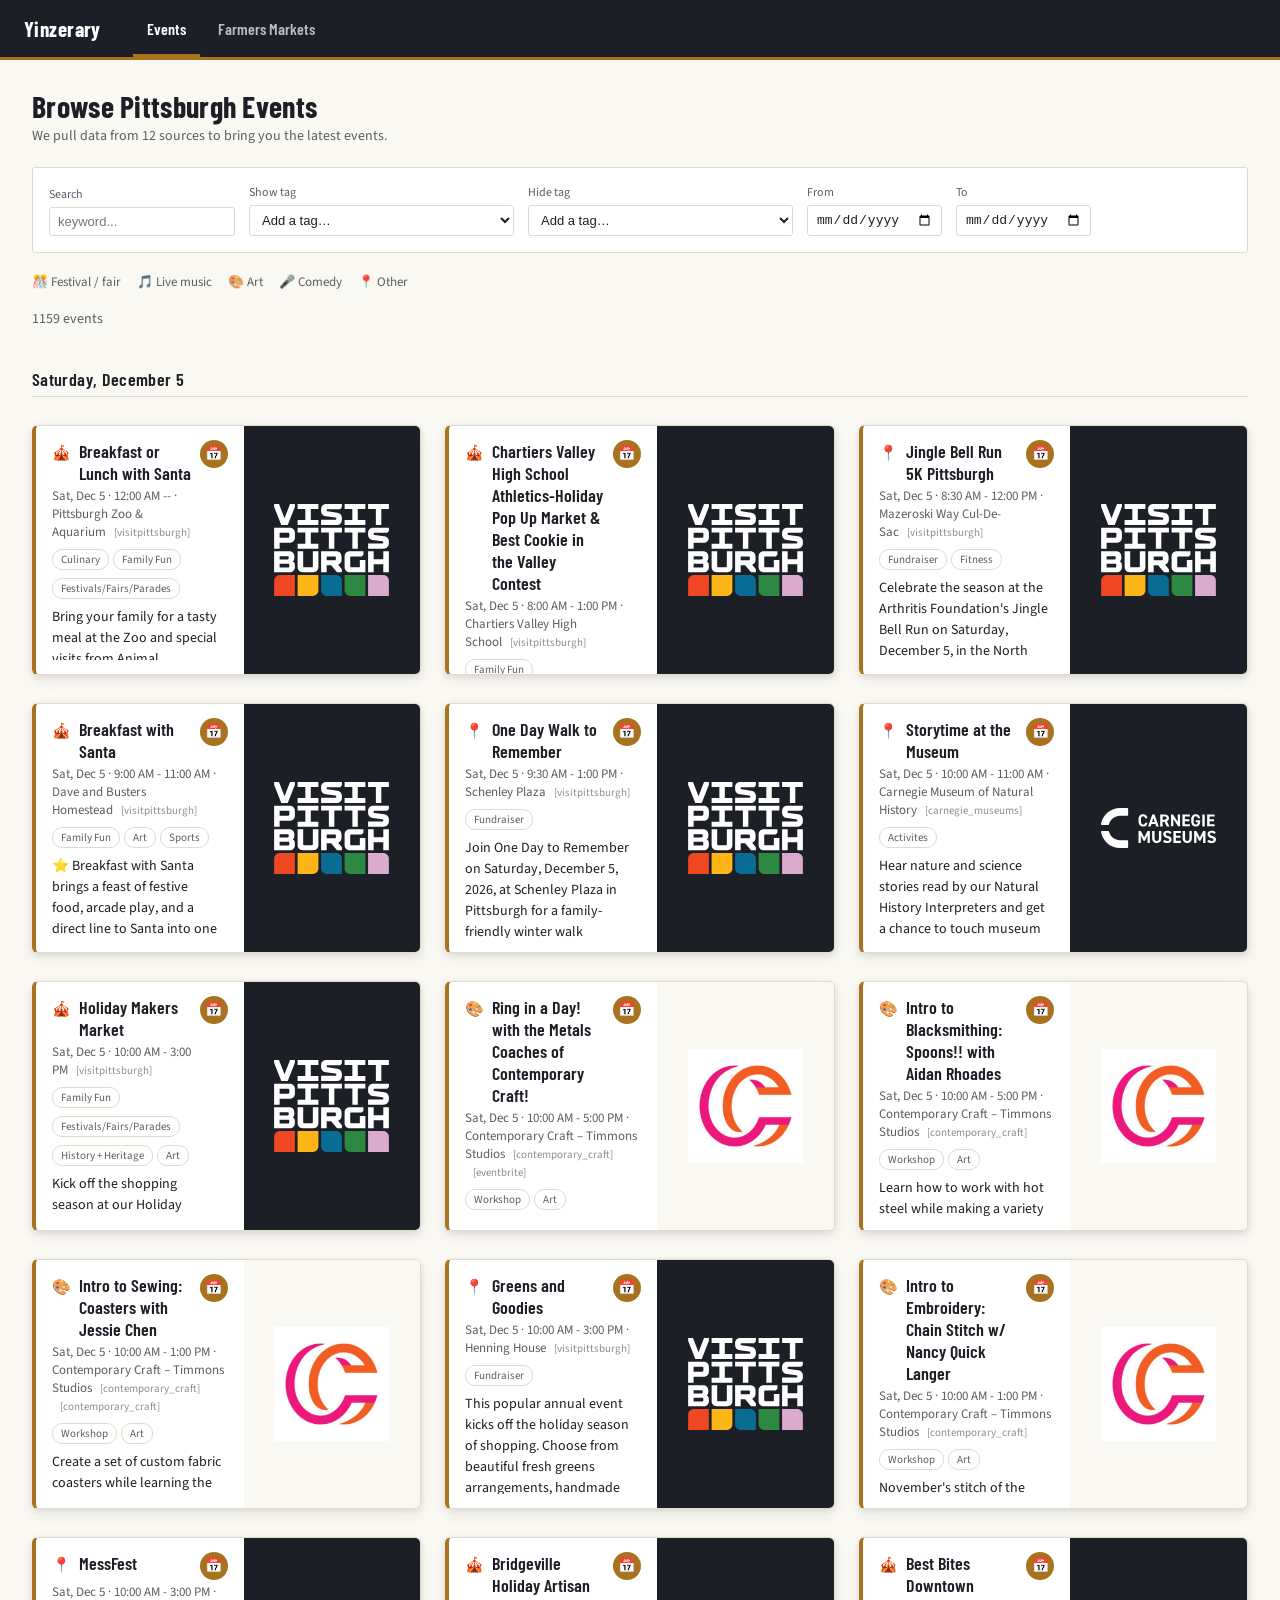
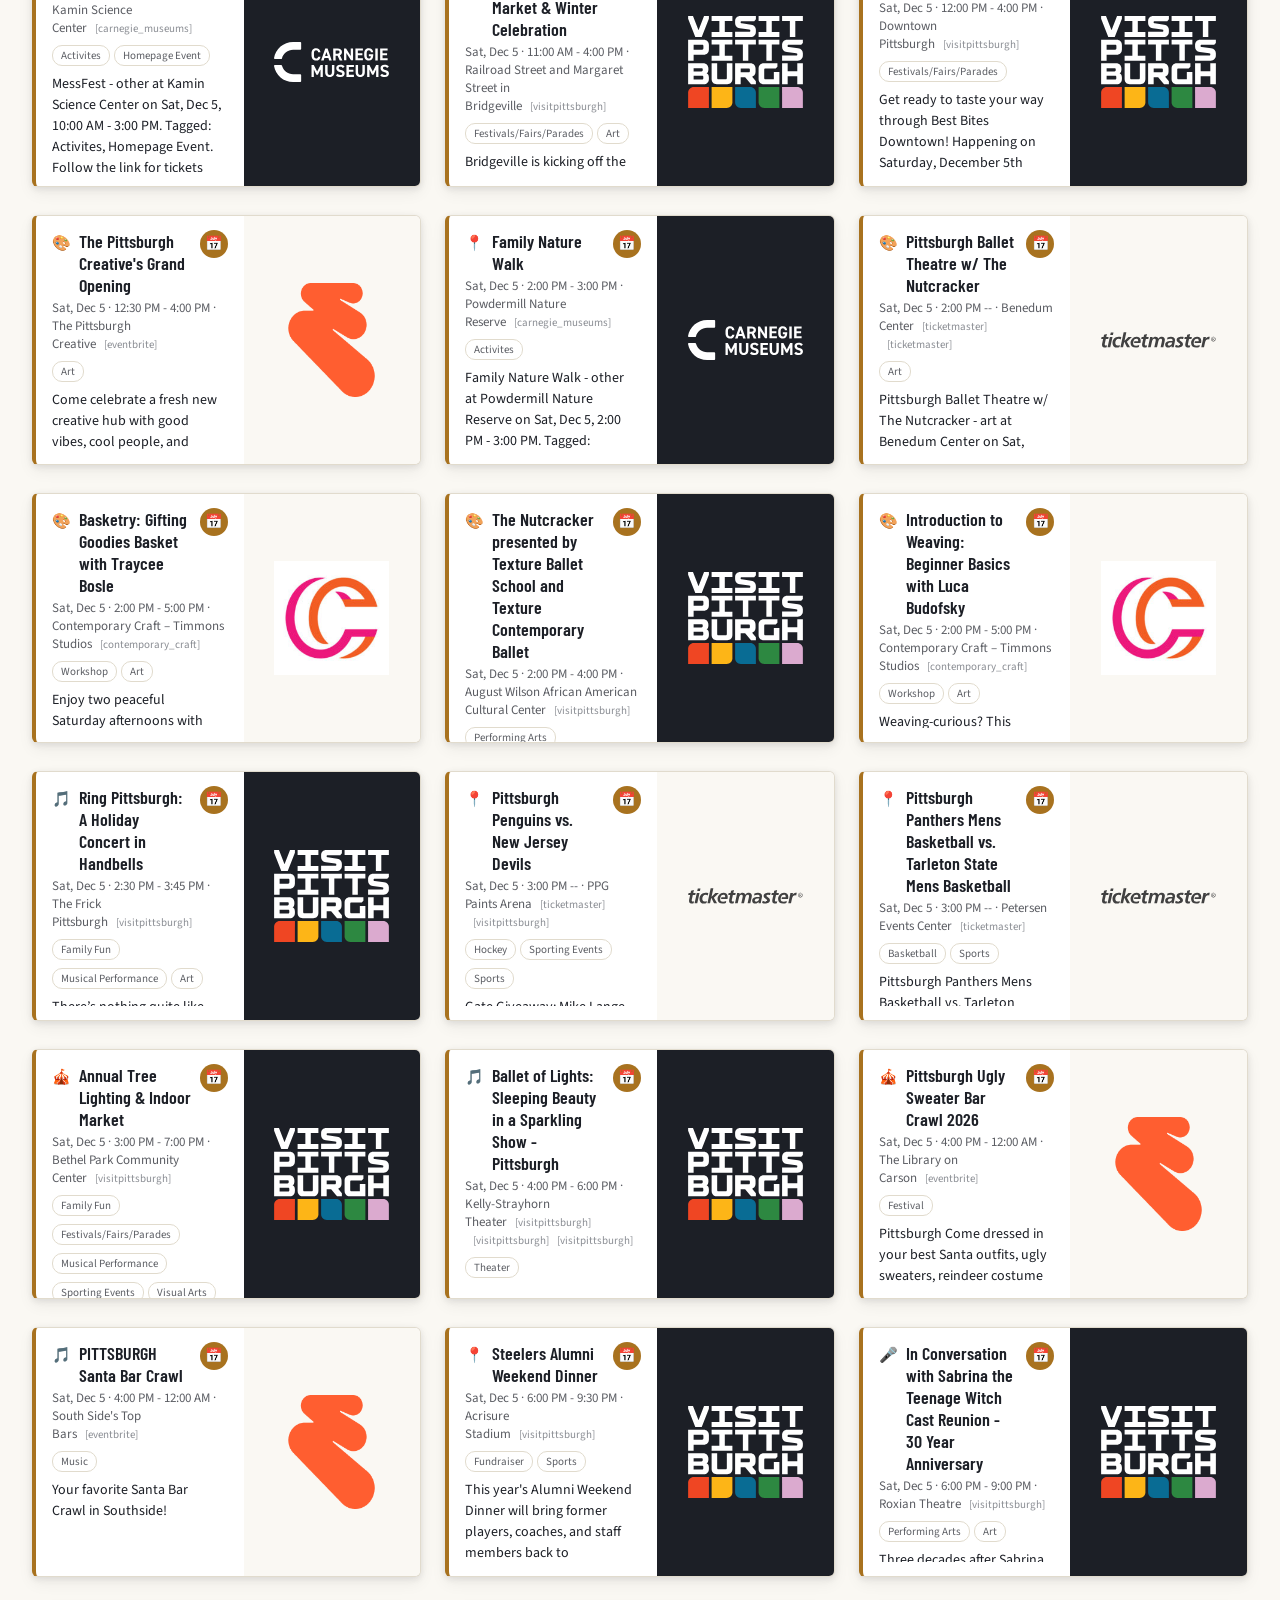
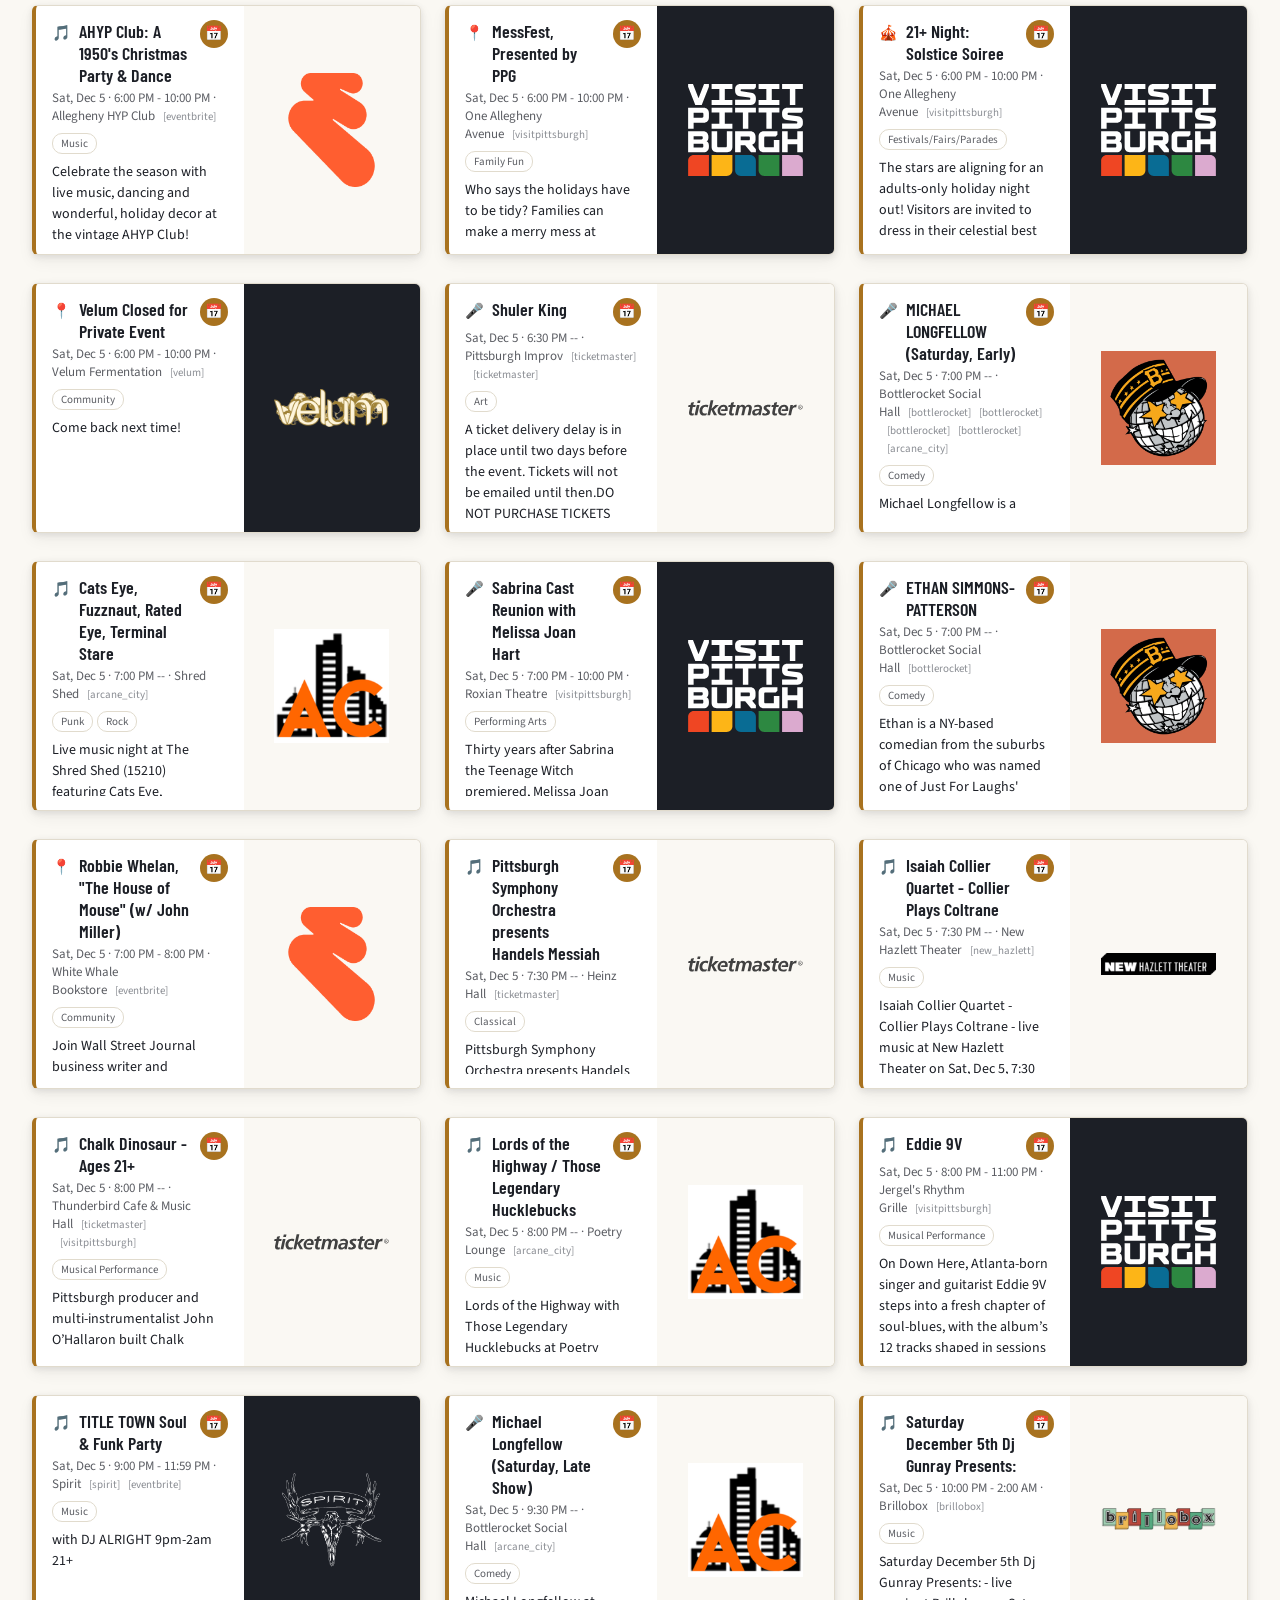
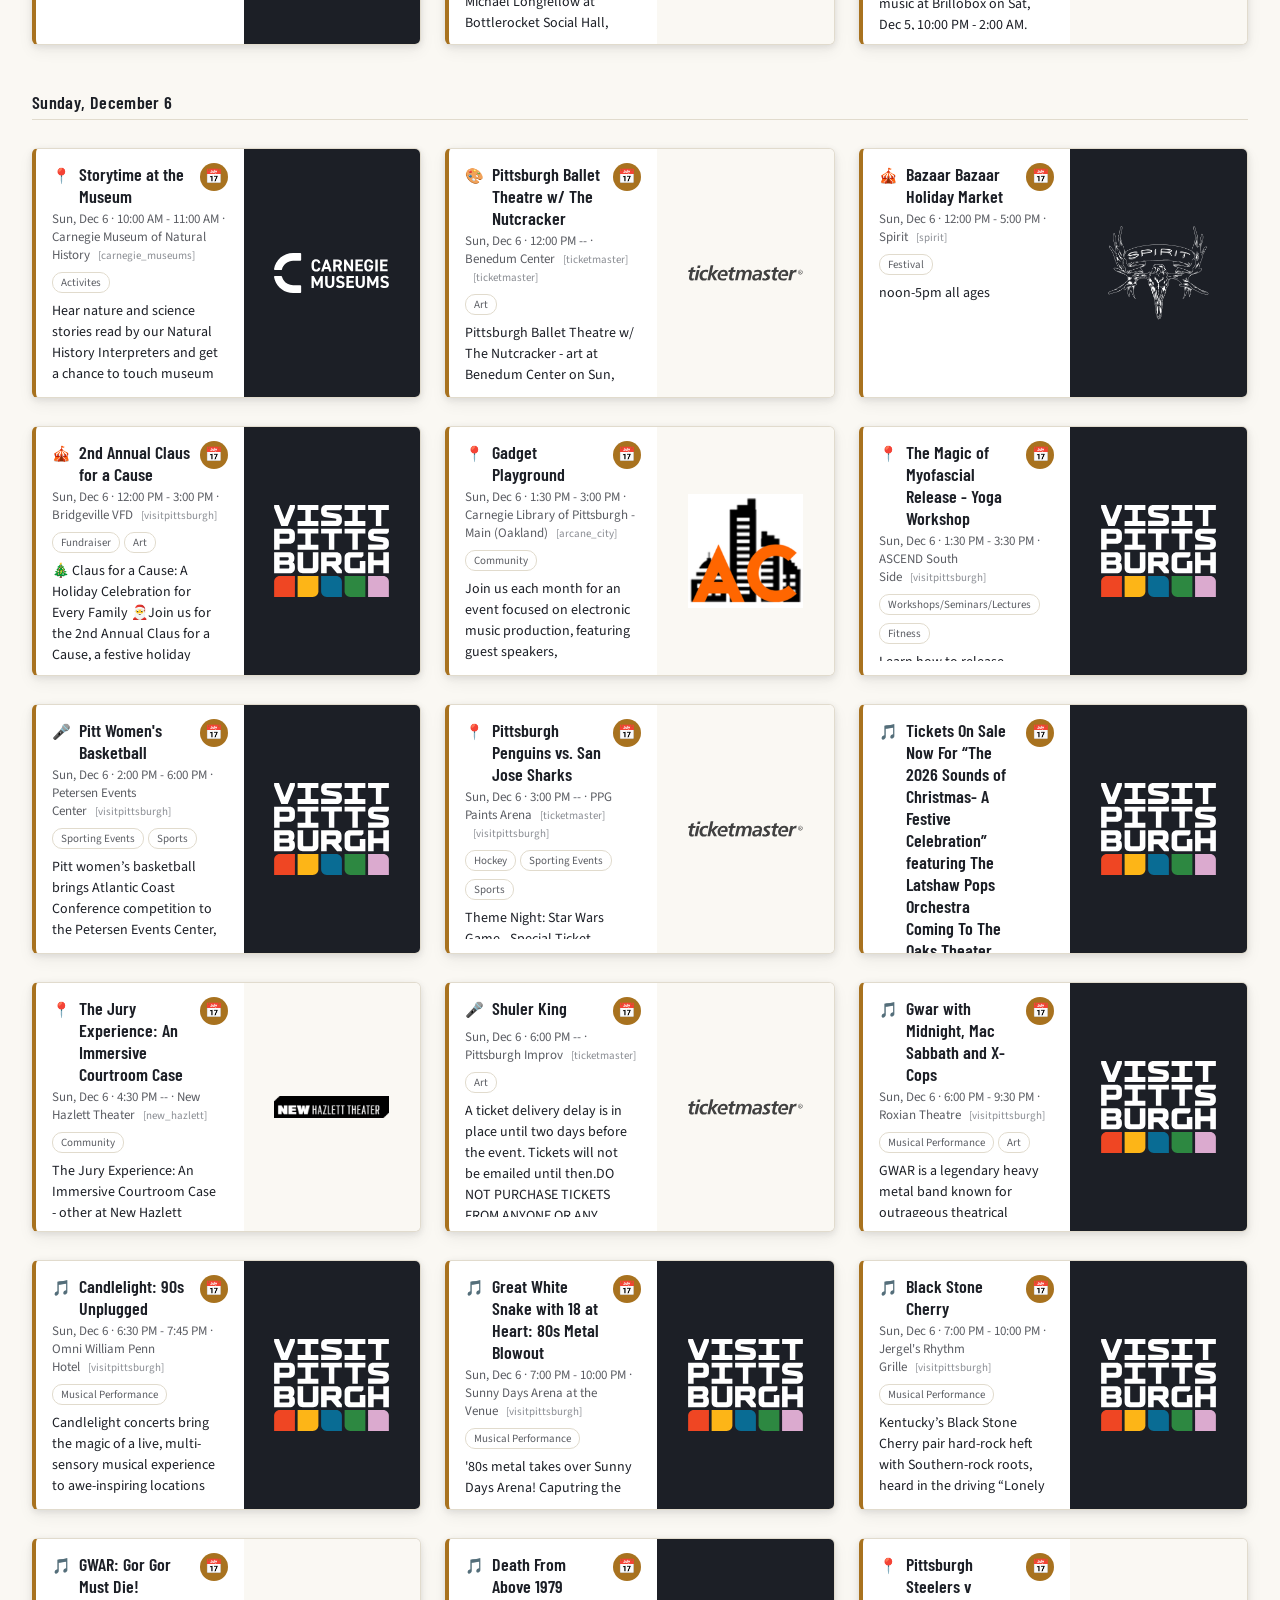
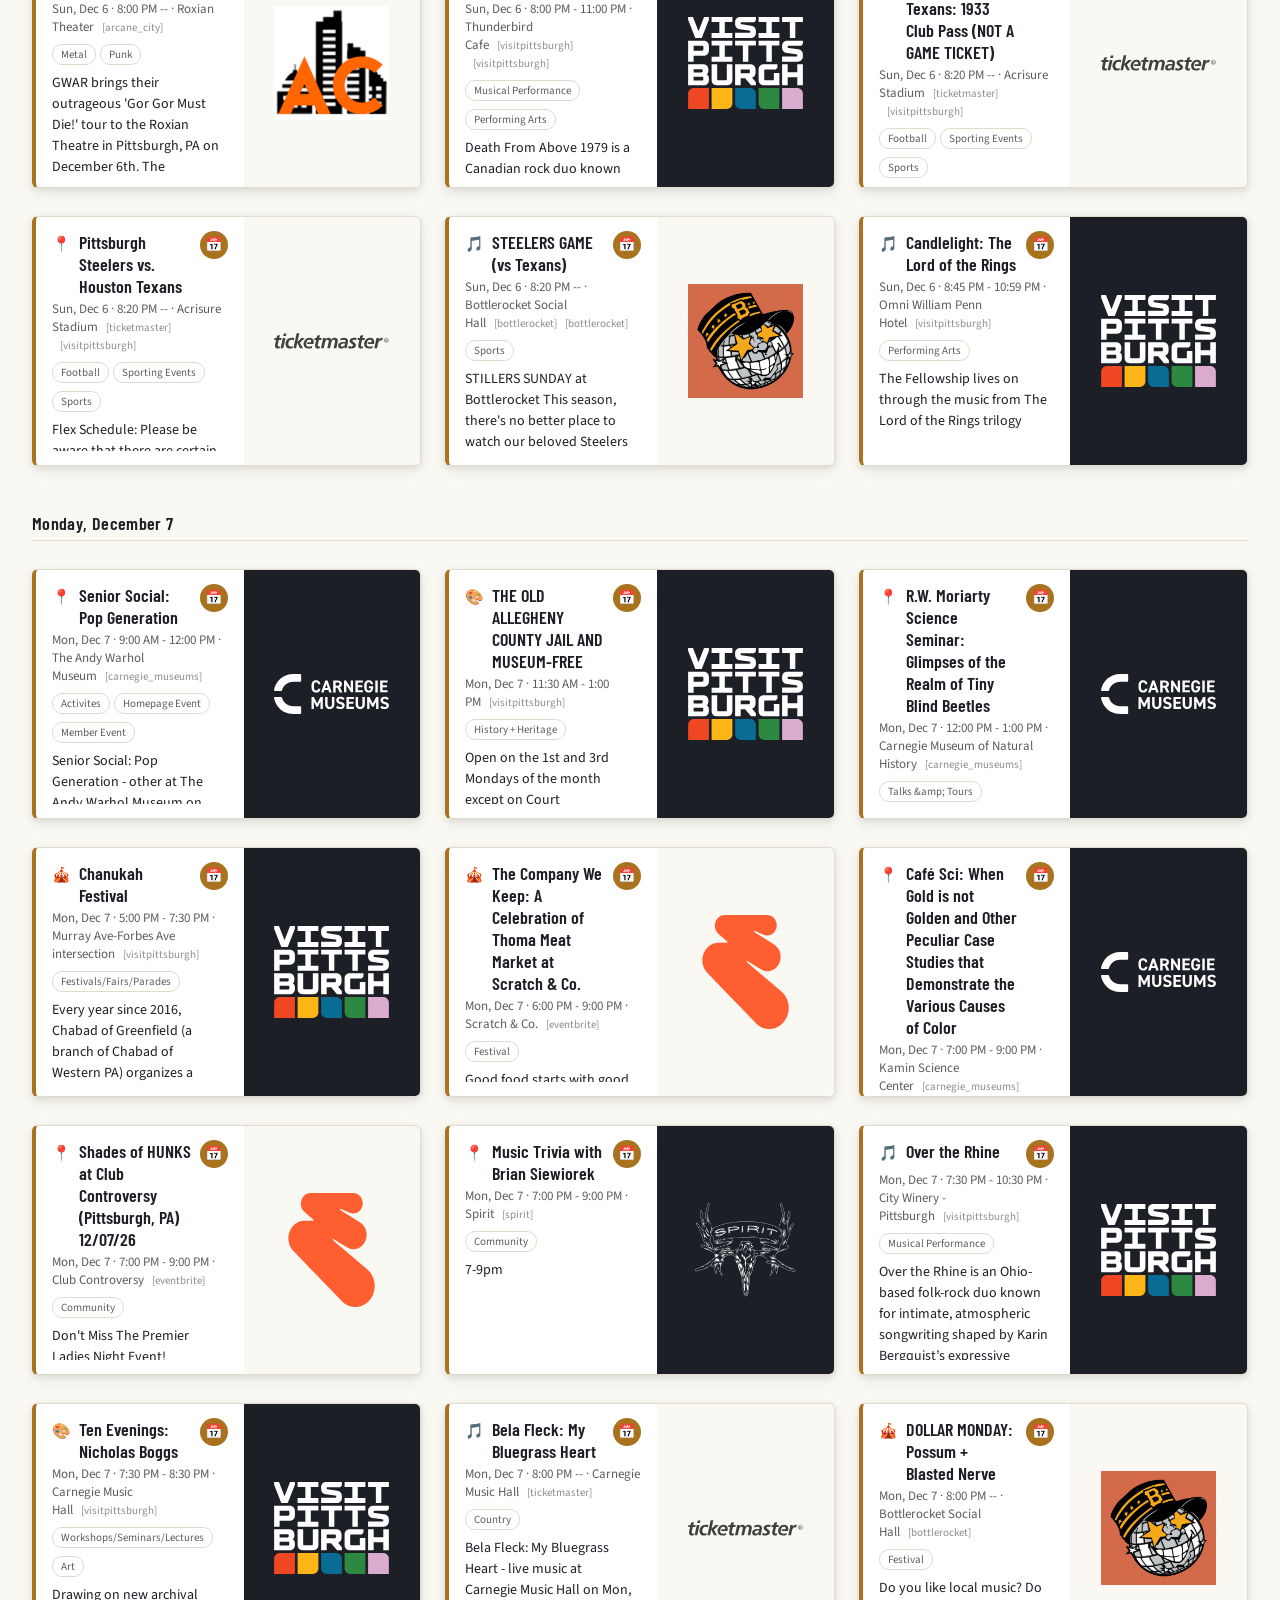
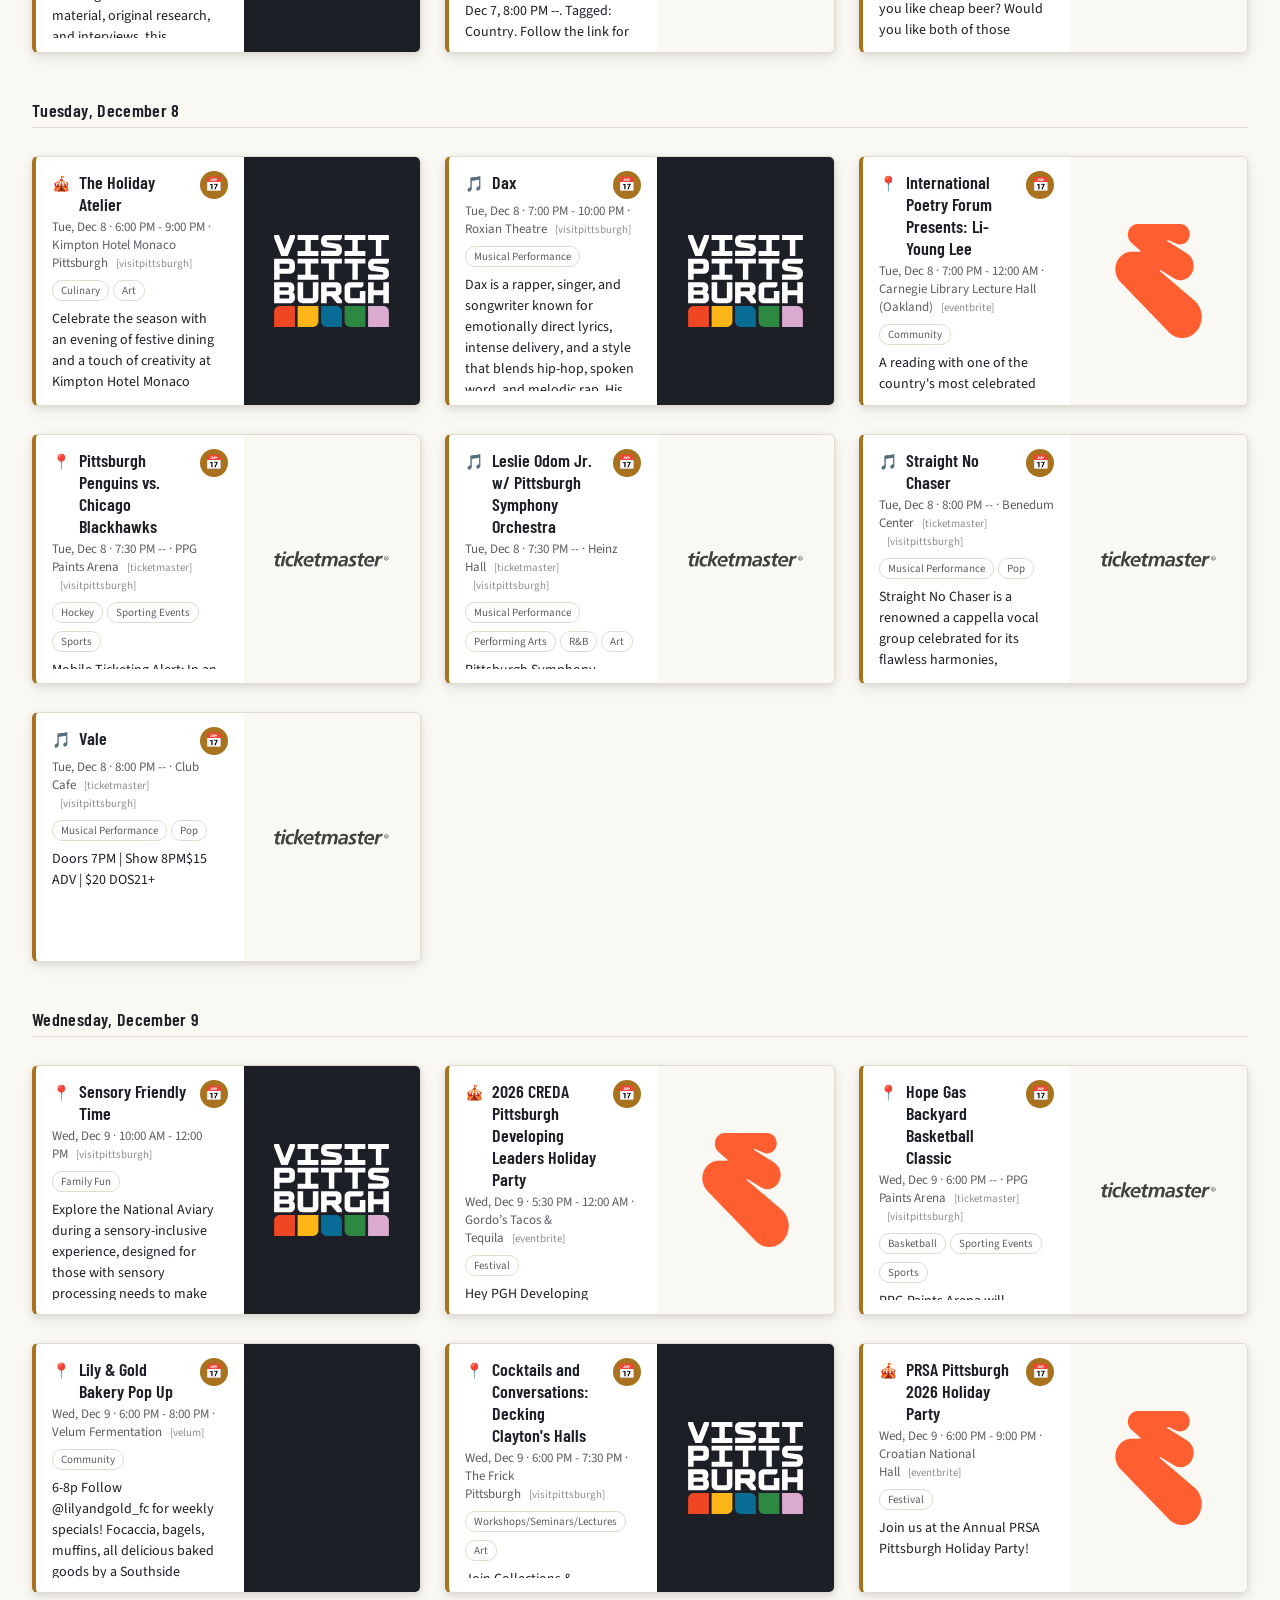
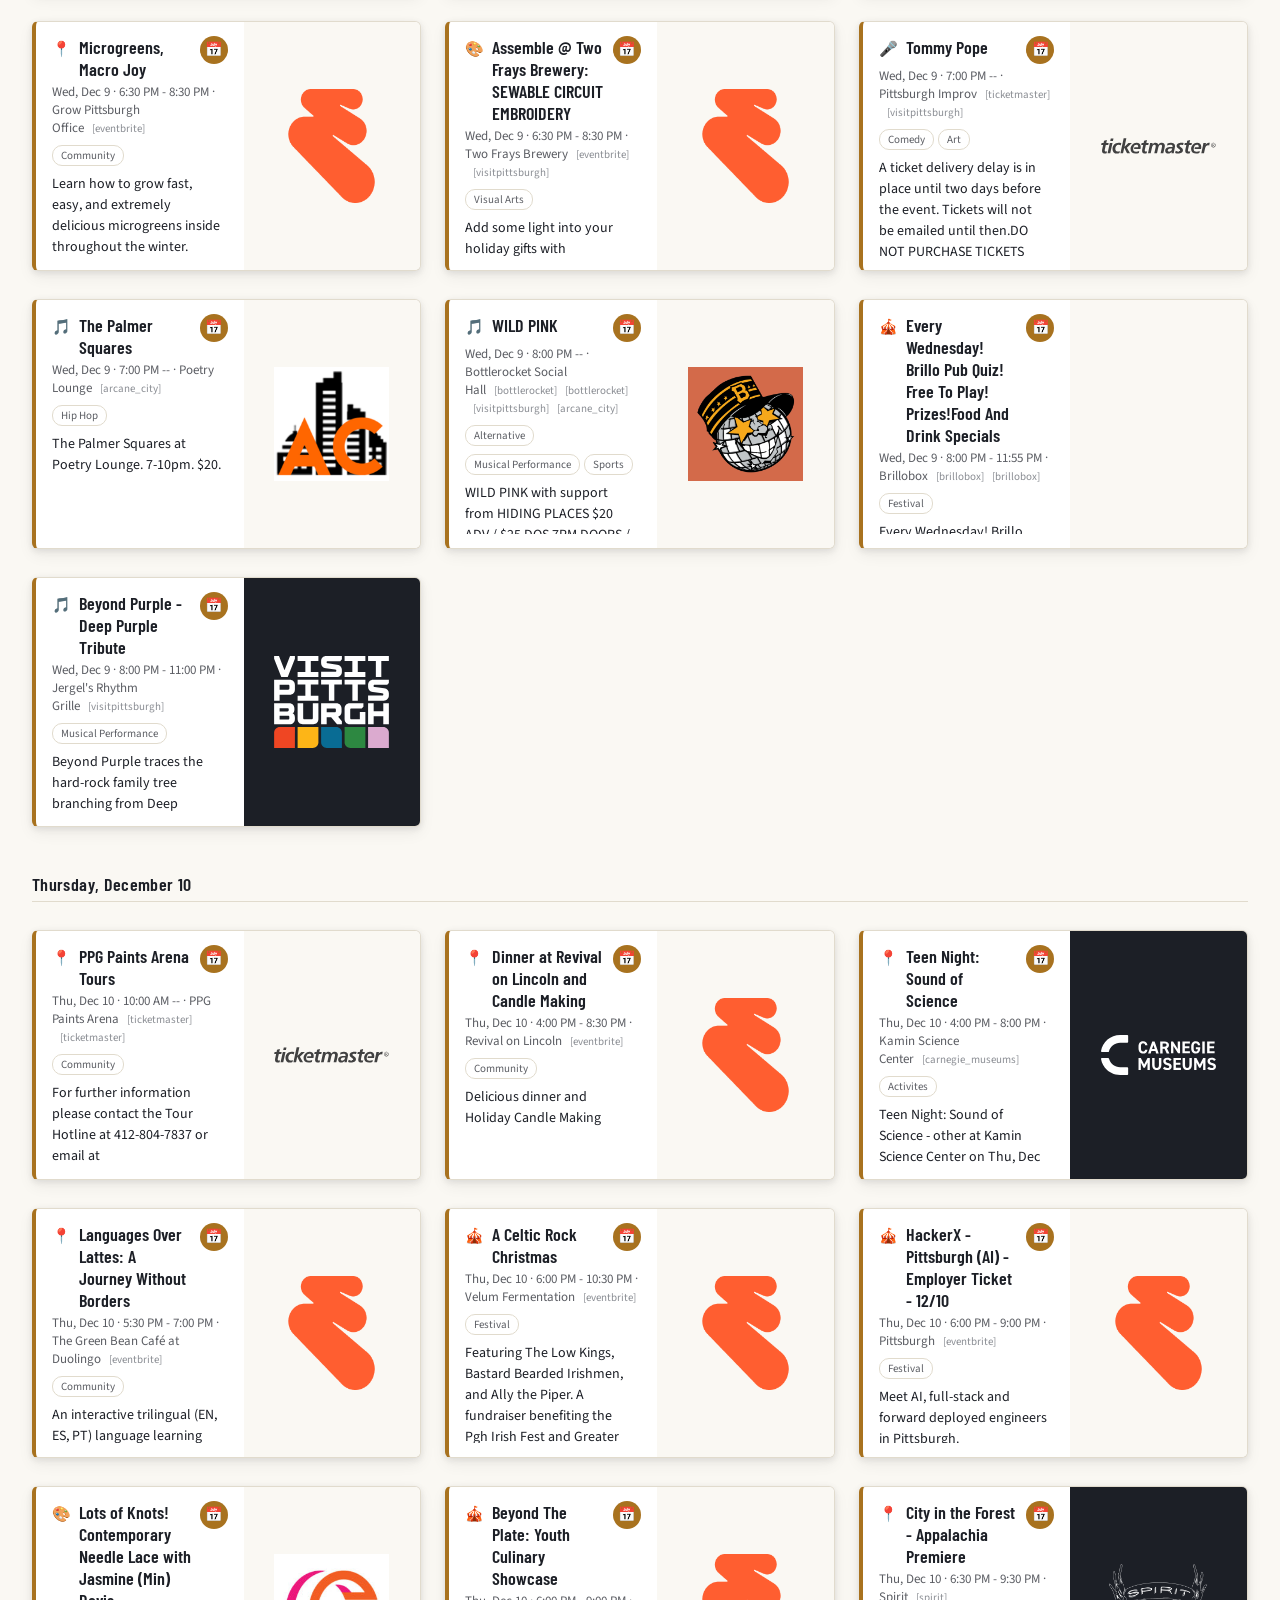
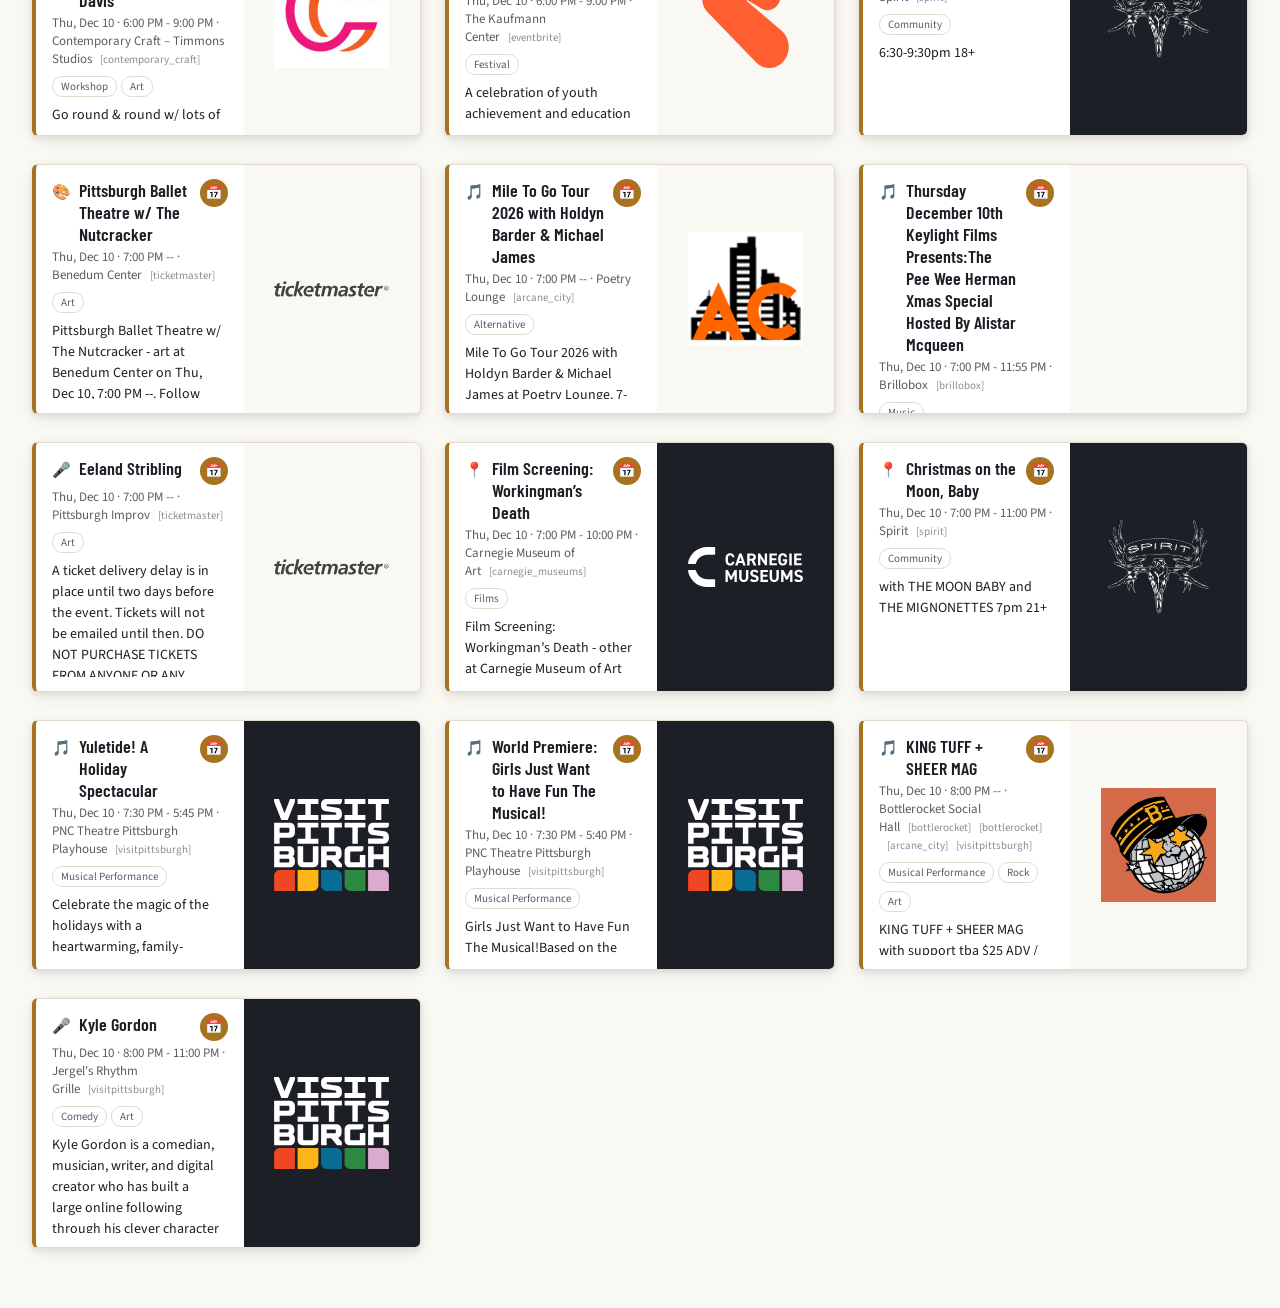
<file: index.html>
<!DOCTYPE html>
<html lang="en">
<head>
<meta charset="utf-8">
<meta name="viewport" content="width=device-width, initial-scale=1.0">
<title>Pittsburgh Events This Week | Yinzerary</title>
<meta name="description" content="Browse upcoming events in Pittsburgh - concerts, festivals, art, comedy, and more, pulled daily from dozens of local sources.">
<link rel="canonical" href="https://yinzerary.com/">
<meta property="og:type" content="website">
<meta property="og:site_name" content="Yinzerary">
<meta property="og:title" content="Pittsburgh Events This Week | Yinzerary">
<meta property="og:description" content="Browse upcoming events in Pittsburgh - concerts, festivals, art, comedy, and more, pulled daily from dozens of local sources.">
<meta property="og:url" content="https://yinzerary.com/">
<meta property="og:image" content="https://yinzerary.com/icon-512.png">
<meta name="twitter:card" content="summary">
<meta name="twitter:title" content="Pittsburgh Events This Week | Yinzerary">
<meta name="twitter:description" content="Browse upcoming events in Pittsburgh - concerts, festivals, art, comedy, and more, pulled daily from dozens of local sources.">
<meta name="twitter:image" content="https://yinzerary.com/icon-512.png">
<link rel="stylesheet" href="assets/style.css">
<link rel="icon" href="favicon.ico" sizes="32x32">
<link rel="icon" href="favicon.svg" type="image/svg+xml">
<link rel="apple-touch-icon" href="apple-touch-icon.png">
<link rel="manifest" href="site.webmanifest">
<meta name="theme-color" content="#1c1f26">
</head>
<body>
<nav>
  <span class="brand">Yinzerary</span>
  <a href="index.html" class="tab active">Events</a>
  <a href="farmers-markets.html" class="tab">Farmers Markets</a>
</nav>
<main>
<div class="content-narrow">
<h1>Browse Pittsburgh Events</h1>
<p class="subtitle">We pull data from <span id="source-count">many</span> sources to bring you the latest events.</p>

<form class="filters" id="filters" onsubmit="return false">
  <div><label for="f-q">Search</label><input type="text" id="f-q" placeholder="keyword..."></div>
  <div><label for="f-show">Show tag</label><select id="f-show"><option value="">Add a tag&hellip;</option></select></div>
  <div><label for="f-hide">Hide tag</label><select id="f-hide"><option value="">Add a tag&hellip;</option></select></div>
  <div><label for="f-from">From</label><input type="date" id="f-from"></div>
  <div><label for="f-to">To</label><input type="date" id="f-to"></div>
  <div id="f-clear-wrap" hidden><button type="button" class="btn secondary" id="f-clear">Clear all</button></div>
</form>

<div class="pills" id="pills" hidden></div>

<div class="legend">
  <span>&#127882; Festival / fair</span>
  <span>&#127925; Live music</span>
  <span>&#127912; Art</span>
  <span>&#127908; Comedy</span>
  <span>&#128205; Other</span>
</div>

<p class="subtitle" id="count">Loading&hellip;</p>
<div class="card-grid" id="grid"></div>
<div id="sentinel" aria-hidden="true"></div>
</div>
</main>

<script src="assets/common.js"></script>
<script>
const grid = document.getElementById('grid');
const countEl = document.getElementById('count');
const el = id => document.getElementById(id);
let EVENTS = [];
const EXCLUDED_SOURCES = new Set(['hitchhiker_brewing']);
let TAG_COUNTS = {};
const showTags = new Set();  // events must have at least one of these (if any are set)
const hideTags = new Set();  // events with any of these are hidden

// Rebuild both tag dropdowns, leaving out tags that are already a pill.
function fillTagSelects() {
  const tags = Object.keys(TAG_COUNTS).sort((a, b) => a.localeCompare(b));
  [['f-show', 'Add a tag…'], ['f-hide', 'Add a tag…']].forEach(([id, placeholder]) => {
    const select = el(id);
    select.innerHTML = '';
    select.appendChild(new Option(placeholder, ''));
    tags.filter(t => !showTags.has(t) && !hideTags.has(t))
        .forEach(t => select.appendChild(new Option(t + ' (' + TAG_COUNTS[t] + ')', t)));
  });
}

function renderPills() {
  const pills = el('pills');
  const pill = (tag, kind) =>
    '<span class="pill ' + kind + '">' + (kind === 'in' ? 'Show: ' : 'Hide: ') + escapeHtml(tag) +
    '<button type="button" data-tag="' + escapeHtml(tag) + '" data-kind="' + kind + '" ' +
    'aria-label="Remove ' + escapeHtml(tag) + ' filter">&times;</button></span>';
  const html = [...showTags].map(t => pill(t, 'in')).join('') + [...hideTags].map(t => pill(t, 'out')).join('');
  pills.innerHTML = html;
  pills.hidden = !html;
}

function currentFilters() {
  return {
    q: el('f-q').value.trim().toLowerCase(),
    from: el('f-from').value,
    to: el('f-to').value,
  };
}

// Only a screenful or two of cards is in the DOM at a time: the filtered list is kept in
// memory and the next batch is appended as the page scrolls near the bottom.
const BATCH_SIZE = 60;
let filtered = [];
let renderedCount = 0;
let lastDay = null;

function appendBatch() {
  const batch = filtered.slice(renderedCount, renderedCount + BATCH_SIZE);
  let html = '';
  batch.forEach(e => {
    const day = e.start_dt.slice(0, 10);
    if (day !== lastDay) { html += dayHeading(day); lastDay = day; }  // lastDay carries across batches
    html += eventCard(e);
  });
  grid.insertAdjacentHTML('beforeend', html);
  renderedCount += batch.length;
}

// Keep loading while the bottom of the list is within ~1200px of the screen. Runs after each
// render and on scroll/resize, so tall monitors that one batch doesn't fill get more too.
function fillIfNeeded() {
  while (renderedCount < filtered.length &&
         el('sentinel').getBoundingClientRect().top < window.innerHeight + 1200) {
    appendBatch();
  }
}
// The check is one getBoundingClientRect per event, so no throttling is needed.
window.addEventListener('scroll', fillIfNeeded, { passive: true });
window.addEventListener('resize', fillIfNeeded);

function render() {
  const f = currentFilters();
  filtered = EVENTS.filter(e => {
    const day = e.start_dt.slice(0, 10);
    if (showTags.size && !e.tags.some(t => showTags.has(t))) return false;
    if (hideTags.size && e.tags.some(t => hideTags.has(t))) return false;
    if (f.from && day < f.from) return false;
    if (f.to && day > f.to) return false;
    if (f.q && !(e.title + ' ' + (e.description || '')).toLowerCase().includes(f.q)) return false;
    return true;
  });

  grid.innerHTML = filtered.length ? '' : '<div class="empty" style="grid-column:1/-1">No events match these filters.</div>';
  renderedCount = 0;
  lastDay = null;
  fillIfNeeded();
  countEl.textContent = filtered.length + (filtered.length === 1 ? ' event' : ' events');
  el('f-clear-wrap').hidden = !(f.q || f.from || f.to || showTags.size || hideTags.size);
}

function update() {
  fillTagSelects();
  renderPills();
  render();
}

// picking a tag in either dropdown turns it into a pill
[['f-show', showTags], ['f-hide', hideTags]].forEach(([id, set]) => {
  el(id).addEventListener('change', () => {
    const tag = el(id).value;
    if (tag) { set.add(tag); update(); }
  });
});

// the x on a pill removes that one filter
el('pills').addEventListener('click', ev => {
  const button = ev.target.closest('button[data-tag]');
  if (!button) return;
  (button.dataset.kind === 'in' ? showTags : hideTags).delete(button.dataset.tag);
  update();
});

['f-q', 'f-from', 'f-to'].forEach(id => {
  el(id).addEventListener('input', render);
  el(id).addEventListener('change', render);
});
el('f-clear').addEventListener('click', () => {
  ['f-q', 'f-from', 'f-to'].forEach(id => { el(id).value = ''; });
  showTags.clear();
  hideTags.clear();
  update();
});

loadJson('data/events.json').then(data => {
  // Pre-filter to today-on-ward, so a stale data upload never leaves past events visible.
  const today = todayStr();
  EVENTS = data.events.filter(e => e.start_dt.slice(0, 10) >= today);
  // Drop sources we don't want to show, and any event left with no source.
  EVENTS.forEach(e => { e.sources = e.sources.filter(s => !EXCLUDED_SOURCES.has(s.source)); });
  EVENTS = EVENTS.filter(e => e.sources.length);
  EVENTS.forEach(e => e.tags.forEach(t => { TAG_COUNTS[t] = (TAG_COUNTS[t] || 0) + 1; }));
  el('source-count').textContent = new Set(EVENTS.flatMap(e => e.sources.map(s => s.source))).size;
  injectEventJsonLd(EVENTS, 50);
  update();
}).catch(err => { countEl.textContent = ''; showLoadError(grid, err); });
</script>
<script data-goatcounter="https://bswag.goatcounter.com/count" async src="https://gc.zgo.at/count.js"></script>
</body>
</html>
</file>
<file: assets/style.css>
@import url("https://fonts.googleapis.com/css2?family=Barlow+Condensed:wght@500;600;700&family=Source+Sans+3:wght@400;600&display=swap");
  :root {
    --ink: #1c1f26;
    --ink-soft: #5b5d63;
    --paper: #faf8f3;
    --card: #ffffff;
    --line: #e1dbcd;
    --brass: #a8721f;
    --brass-ink: #6e4b14;
    --river: #2f6b64;
    --plum: #7a4a6e;
    --grey: #8a8d93;
  }
  * { box-sizing: border-box; }
  html, body { height: 100%; }
  body {
    font-family: "Source Sans 3", -apple-system, "Segoe UI", Arial, sans-serif;
    background: var(--paper);
    color: var(--ink);
    margin: 0;
  }
  body.page-fill-viewport { height: 100vh; overflow: hidden; display: flex; flex-direction: column; }
  body.page-fill-viewport nav { flex: 0 0 auto; }
  h1, h2, .brand, nav a {
    font-family: "Barlow Condensed", -apple-system, "Segoe UI", Arial, sans-serif;
  }
  nav {
    background: var(--ink);
    padding: 0 24px;
    display: flex;
    align-items: center;
    gap: 4px;
    border-bottom: 3px solid var(--brass);
  }
  .brand {
    color: #fff;
    font-weight: 700;
    font-size: 21px;
    letter-spacing: 0.02em;
    padding: 16px 20px 16px 0;
    margin-right: 8px;
  }
  nav a.tab {
    color: #b9bcc6;
    text-decoration: none;
    font-weight: 600;
    font-size: 16px;
    padding: 16px 14px;
    border-bottom: 3px solid transparent;
    margin-bottom: -3px;
  }
  nav a.tab.active { color: #fff; border-bottom-color: var(--brass); }
  nav a.tab:hover { color: #fff; }
  main { max-width: none; margin: 0; padding: 28px 32px 60px; width: 100%; }
  /* calendar + farmers-markets pages: fill the viewport exactly (no page
     scroll) instead of the normal scrolling-page behavior every other page uses */
  main.main-fill {
    flex: 1 1 auto;
    display: flex;
    flex-direction: column;
    overflow: hidden;
    padding: 20px 28px 20px 32px;
  }
  h1 { font-size: 30px; font-weight: 700; margin: 0 0 2px; letter-spacing: 0.01em; }
  .subtitle { color: var(--ink-soft); font-size: 14px; margin: 0 0 20px; line-height: 1.5; }
  .card { background: var(--card); border: 1px solid var(--line); border-radius: 3px; margin-bottom: 14px; overflow: hidden; }
  .card-media { position: relative; overflow: hidden; width: 100%; height: 220px; background: var(--line); }
  .card-media img { position: relative; width: 100%; height: 100%; object-fit: contain; display: block; }
  /* photos: shown whole, over a blurred, dimmed copy that fills the rest of the slot */
  .card-media.photo::before {
    content: ""; position: absolute; inset: -20px;
    background: var(--media-bg) center / cover no-repeat;
    filter: blur(16px) brightness(.8);
  }
  /* no event photo: the source site's logo, letterboxed on a plain tile */
  .card-media.source-logo { background: var(--paper); }
  .card-media.source-logo img { position: absolute; inset: 0; margin: auto; width: 65%; height: 55%; }
  .card-media.source-logo--dark { background: var(--ink); }
  .card-body { padding: 16px 18px; }
  .card-title-row { display: flex; align-items: baseline; gap: 8px; }
  .cat-icon { font-size: 15px; line-height: 1; flex-shrink: 0; }
  .card-title { flex: 1 1 auto; min-width: 0; font-size: 18px; font-weight: 600; color: var(--ink); text-decoration: none; font-family: "Barlow Condensed", sans-serif; }
  .card-title:hover { color: var(--brass-ink); }
  .btn-icon {
    flex: 0 0 auto; width: 28px; height: 28px; border-radius: 50%;
    display: inline-flex; align-items: center; justify-content: center;
    background: var(--brass); text-decoration: none; font-size: 14px; line-height: 1;
  }
  .btn-icon:hover { background: var(--brass-ink); }
  .card-meta { font-size: 13px; color: var(--ink-soft); margin-top: 3px; }
  .tag { display: inline-block; border: 1px solid var(--line); color: var(--ink-soft); font-size: 11px; padding: 2px 8px; border-radius: 10px; margin: 8px 4px 0 0; }
  .blurb { font-size: 14px; color: var(--ink); margin: 10px 0; line-height: 1.5; }
  .btn { display: inline-block; background: var(--brass); color: #fff !important; text-decoration: none; padding: 8px 14px; border-radius: 3px; font-size: 13px; font-weight: 600; margin-top: 6px; border: none; cursor: pointer; }
  .btn:hover { background: var(--brass-ink); }
  .btn.secondary { background: transparent; color: var(--ink-soft) !important; border: 1px solid var(--line); }
  .btn.secondary:hover { background: var(--line); color: var(--ink) !important; }
  .source-link { font-size: 11px; color: var(--grey); margin-left: 8px; }
  form.filters { background: var(--card); border: 1px solid var(--line); border-radius: 3px; padding: 16px; margin-bottom: 20px; display: flex; flex-wrap: wrap; gap: 14px; align-items: end; }
  form.filters label { display: block; font-size: 12px; color: var(--ink-soft); margin-bottom: 4px; }
  form.filters input, form.filters select { padding: 6px 8px; border: 1px solid var(--line); border-radius: 3px; font-size: 13px; background: #fff; color: var(--ink); }
  .checkbox-field { display: flex; align-items: center; gap: 6px; padding-bottom: 7px; }
  .checkbox-field label { margin: 0; font-size: 13px; color: var(--ink); }
  .day-heading { font-family: "Barlow Condensed", sans-serif; font-size: 18px; font-weight: 600; letter-spacing: 0.02em; color: var(--ink); margin: 26px 0 10px; border-bottom: 1px solid var(--line); padding-bottom: 6px; }
  .empty { color: var(--ink-soft); font-size: 14px; background: var(--card); border: 1px solid var(--line); border-radius: 3px; padding: 20px; }
  code { background: var(--line); padding: 2px 6px; border-radius: 3px; font-size: 12px; }
  .legend { display: flex; flex-wrap: wrap; gap: 16px; font-size: 13px; color: var(--ink-soft); margin-bottom: 18px; }
  .legend span { display: inline-flex; align-items: center; gap: 6px; }
  .cal-toolbar { display: flex; justify-content: space-between; align-items: center; margin-bottom: 12px; flex-wrap: wrap; gap: 12px; flex: 0 0 auto; }
  .cal-nav { display: flex; gap: 8px; }
  .cal-layout { flex: 1 1 auto; display: flex; gap: 20px; overflow: hidden; min-height: 0; }
  .cal-main { flex: 1 1 auto; display: flex; flex-direction: column; overflow: hidden; min-height: 0; min-width: 0; }
  .cal-headerrow { display: grid; grid-template-columns: repeat(7, 1fr); flex: 0 0 auto; }
  .cal-headerrow div { font-family: "Barlow Condensed", sans-serif; font-size: 13px; font-weight: 600; color: var(--ink-soft); text-transform: uppercase; letter-spacing: 0.06em; padding: 8px; }
  .cal-wrap { flex: 1 1 auto; display: flex; flex-direction: column; overflow: hidden; border-top: 1px solid var(--line); border-left: 1px solid var(--line); background: var(--card); min-height: 0; }
  .cal-body { flex: 1 1 auto; display: grid; grid-template-columns: repeat(7, 1fr); overflow: hidden; min-height: 0; }
  .cal-cell { border-right: 1px solid var(--line); border-bottom: 1px solid var(--line); padding: 6px 8px; overflow: hidden; display: flex; flex-direction: column; min-height: 0; min-width: 0; cursor: pointer; }
  .cal-cell.other-month { background: #f3efe4; }
  .cal-cell.other-month .cal-daynum { color: var(--grey); }
  .cal-cell.other-month { cursor: default; }
  .cal-cell.is-today .cal-daynum { color: var(--brass-ink); }
  .cal-cell.is-selected { background: #fbf2dd; box-shadow: inset 0 0 0 2px var(--brass); }
  .cal-cell:not(.other-month):hover { background: #f7f2e4; }
  .cal-daynum { font-family: "Barlow Condensed", sans-serif; font-weight: 600; font-size: 16px; color: var(--ink); margin-bottom: 4px; flex: 0 0 auto; }
  .cal-chip { display: block; color: var(--ink); text-decoration: none; font-size: 11.5px; white-space: nowrap; overflow: hidden; text-overflow: ellipsis; margin-bottom: 2px; flex: 0 0 auto; }
  .cal-chip:hover { text-decoration: underline; }
  .cal-more { display: block; font-size: 11px; color: var(--brass-ink); text-decoration: none; margin-top: 2px; flex: 0 0 auto; }
  .cal-side { flex: 0 0 340px; display: flex; flex-direction: column; overflow: hidden; min-height: 0; background: var(--card); border: 1px solid var(--line); }
  .cal-side-head { flex: 0 0 auto; padding: 16px 18px 12px; border-bottom: 1px solid var(--line); }
  .cal-side-head h2 { margin: 0; font-size: 22px; font-weight: 600; }
  .cal-side-count { color: var(--ink-soft); font-size: 12px; margin-top: 2px; }
  .cal-side-list { flex: 1 1 auto; overflow-y: auto; padding: 14px; min-height: 0; }
  .side-card { border: 1px solid var(--line); border-radius: 3px; padding: 12px 14px; margin-bottom: 12px; }
  .side-card:last-child { margin-bottom: 0; }
  .side-card-title-row { display: flex; align-items: baseline; gap: 6px; }
  .side-card-title-row a { flex: 1 1 auto; min-width: 0; font-family: "Barlow Condensed", sans-serif; font-weight: 600; font-size: 15.5px; color: var(--ink); text-decoration: none; }
  .side-card-title-row a:hover { color: var(--brass-ink); }
  .side-card-title-row .btn-icon { flex: 0 0 auto; }
  .side-card-img { width: 100%; height: 90px; object-fit: cover; border-radius: 3px; margin-bottom: 8px; background: var(--line); }

  /* 3-up grid (browse-all + highlights): info left, picture right */
  .content-narrow { max-width: 1700px; margin: 0 auto; }
  .card-grid { display: grid; grid-template-columns: repeat(3, 1fr); gap: 28px 24px; }
  .card-grid .day-heading { grid-column: 1 / -1; }
  .card-grid .card { margin-bottom: 0; display: flex; flex-direction: row; height: 250px; border-radius: 6px; border-left: 4px solid var(--brass); box-shadow: 0 2px 6px rgba(28,31,38,.10), 0 6px 16px rgba(28,31,38,.06); transition: box-shadow .15s, transform .15s; }
  .card-grid .card:hover { box-shadow: 0 4px 10px rgba(28,31,38,.14), 0 12px 24px rgba(28,31,38,.10); transform: translateY(-2px); }
  .card-grid .day-heading { margin: 18px 0 0; }
  .card-grid .card-body { flex: 1 1 auto; min-width: 0; overflow: hidden; display: flex; flex-direction: column; padding: 14px 16px; }
  .card-grid .card-media { order: 2; flex: 0 0 46%; width: 46%; height: 100%; }
  .card-grid .blurb { flex: 1 1 0; min-height: 0; overflow-y: auto; margin: 8px 0 0; padding-right: 6px; scrollbar-width: thin; }
  @media (max-width: 1100px) { .card-grid { grid-template-columns: repeat(2, 1fr); } }
  @media (max-width: 700px) { .card-grid { grid-template-columns: 1fr; } }

  /* farmers markets page - same fill-the-viewport, map + side-list pattern as the calendar */
  .fm-toolbar { display: flex; align-items: center; gap: 12px; flex-wrap: wrap; margin-bottom: 10px; flex: 0 0 auto; }
  .fm-toolbar-label { font-size: 13px; color: var(--ink-soft); font-weight: 600; }
  .day-filter { display: flex; gap: 6px; flex-wrap: wrap; }
  .day-filter button { padding: 5px 13px; border: 1px solid var(--line); background: #fff; border-radius: 20px; font-size: 13px; cursor: pointer; color: var(--ink-soft); font-family: "Source Sans 3", sans-serif; }
  .day-filter button.active { background: var(--ink); color: #fff; border-color: var(--ink); }
  .fm-layout { flex: 1 1 auto; display: flex; gap: 20px; overflow: hidden; min-height: 0; }
  #farmers-map { flex: 1 1 auto; min-width: 0; border: 1px solid var(--line); border-radius: 3px; }
  .fm-side { flex: 0 0 320px; display: flex; flex-direction: column; overflow: hidden; min-height: 0; background: var(--card); border: 1px solid var(--line); }
  .fm-side-count { flex: 0 0 auto; padding: 12px 16px; border-bottom: 1px solid var(--line); font-size: 12px; color: var(--ink-soft); }
  .fm-side-list { flex: 1 1 auto; overflow-y: auto; }
  .fm-item { padding: 10px 16px; border-bottom: 1px solid var(--line); cursor: pointer; }
  .fm-item:hover { background: #f7f2e4; }
  .fm-item.fm-dimmed { display: none; }
  .fm-item .name { font-family: "Barlow Condensed", sans-serif; font-weight: 600; font-size: 15px; line-height: 1.25; }
  .fm-item .when { font-size: 12.5px; color: var(--brass-ink); font-weight: 600; margin-top: 2px; }
  .fm-item .meta { font-size: 12px; color: var(--ink-soft); margin-top: 1px; }

  /* farmers-market toggle + generated-at stamp */
  .hide-over-toggle { margin-left: 16px; font-size: 13px; color: var(--ink-soft); display: inline-flex; align-items: center; gap: 6px; cursor: pointer; user-select: none; }
  .stamp { color: var(--ink-soft); font-size: 12px; margin: -12px 0 16px; }
  .noscript { color: var(--ink-soft); }

  /* long URLs in descriptions shouldn't cause horizontal scrollbars */
  .blurb { overflow-wrap: anywhere; }
  .cal-side-list { overflow-x: hidden; }

  /* active tag filters, shown as removable pills under the filter form */
  .pills { display: flex; flex-wrap: wrap; gap: 8px; margin: -8px 0 18px; }
  .pills[hidden] { display: none; }
  .pill { display: inline-flex; align-items: center; gap: 6px; padding: 4px 6px 4px 12px; border-radius: 999px; font-size: 13px; font-weight: 600; color: #fff; }
  .pill.in { background: var(--river); }
  .pill.out { background: #a23b2f; }
  .pill button { border: 0; background: rgba(255,255,255,.25); color: #fff; width: 20px; height: 20px; border-radius: 50%; font-size: 15px; line-height: 1; cursor: pointer; padding: 0; }
  .pill button:hover { background: rgba(255,255,255,.45); }

  /* ===== Tablet / phone ===== */
  @media (max-width: 900px) {
    /* farmers markets: the fixed-to-the-viewport map+list layout becomes a normal scrolling
       page - map on top, market list underneath */
    html, body { height: auto; }
    body.page-fill-viewport { height: auto; min-height: 100vh; overflow: visible; display: block; }
    main.main-fill { display: block; overflow: visible; padding: 16px 16px 40px; }
    .fm-layout { display: block; overflow: visible; }
    #farmers-map { height: 62vh; min-height: 340px; margin-bottom: 14px; }
    .fm-side { display: block; overflow: visible; }
    .fm-side-list { overflow: visible; }
  }

  @media (max-width: 700px) {
    nav { padding: 0 12px; }
    .brand { font-size: 19px; padding: 14px 12px 14px 0; margin-right: 0; }
    nav a.tab { font-size: 15px; padding: 14px 10px; }
    main { padding: 18px 16px 48px; }
    h1 { font-size: 26px; }
    .subtitle { font-size: 13.5px; }

    /* filters: two columns, search and Clear full width; 16px inputs stop iOS zooming on focus */
    form.filters { display: grid; grid-template-columns: 1fr 1fr; gap: 10px; padding: 12px; align-items: end; }
    form.filters > div:first-child, #f-clear-wrap { grid-column: 1 / -1; }
    form.filters input, form.filters select { width: 100%; font-size: 16px; padding: 9px 10px; min-width: 0; }
    #f-clear-wrap .btn { width: 100%; padding: 10px; }
    .pill { font-size: 14px; padding: 5px 7px 5px 12px; }
    .pill button { width: 26px; height: 26px; font-size: 17px; }
    .legend { gap: 6px 14px; font-size: 12.5px; }

    /* event cards: one column, image on top instead of beside the text */
    .card-grid { grid-template-columns: 1fr; gap: 18px; }
    .card-grid .card { flex-direction: column; height: auto; }
    .card-grid .card-media { order: -1; flex: none; width: 100%; height: 170px; }
    .card-grid .card-body { overflow: visible; padding: 12px 14px 14px; }
    .card-grid .blurb { flex: none; max-height: 132px; }
    .card-grid .card:hover { transform: none; }
    .day-heading { font-size: 17px; }

    /* farmers markets */
    .fm-toolbar { gap: 8px; }
    .day-filter button { padding: 8px 14px; font-size: 14px; }
    .hide-over-toggle { margin-left: 0; font-size: 14px; padding: 4px 0; }
    .fm-item { padding: 12px 14px; }
    .leaflet-control-attribution { font-size: 9px; }
  }

  /* tablets: two columns, but stack each card (image on top) - side-by-side is too tight at this width */
  @media (max-width: 900px) {
    .card-grid { gap: 18px; }
    .card-grid .card { flex-direction: column; height: auto; }
    .card-grid .card-media { order: -1; flex: none; width: 100%; height: 160px; }
    .card-grid .card-body { overflow: visible; padding: 12px 14px 14px; }
    .card-grid .blurb { flex: none; max-height: 132px; }
    .card-grid .card:hover { transform: none; }
  }

  /* very narrow phones: two filter columns are too tight for date fields, so stack them */
  @media (max-width: 380px) {
    form.filters { grid-template-columns: minmax(0, 1fr); }
    nav a.tab { padding: 14px 8px; font-size: 14px; }
    .brand { font-size: 17px; }
  }

  /* ===== Phone typography and touch sizing (Google: text >= 12px, body ~16px, tap targets ~48px) ===== */
  html { -webkit-text-size-adjust: 100%; text-size-adjust: 100%; }
  @media (max-width: 700px) {
    body { font-size: 16px; }
    .subtitle { font-size: 15px; }
    .stamp { font-size: 13px; }
    form.filters label { font-size: 13px; }
    .legend { font-size: 13px; }
    .card-title { font-size: 20px; }
    .card-meta { font-size: 14px; }
    .tag { font-size: 12px; padding: 3px 10px; }
    .source-link { font-size: 12px; }
    .blurb { font-size: 16px; line-height: 1.5; }
    .btn { font-size: 15px; }
    .pill { font-size: 15px; }
    .day-heading { font-size: 19px; }
    .day-filter button { font-size: 15px; min-height: 44px; }
    .hide-over-toggle { font-size: 15px; }
    .hide-over-toggle input { width: 22px; height: 22px; }
    .fm-side-count { font-size: 13px; }
    .fm-item .name { font-size: 17px; }
    .fm-item .when { font-size: 14px; }
    .fm-item .meta { font-size: 13px; }
    .leaflet-control-attribution { font-size: 12px; }
    .leaflet-popup-content { font-size: 15px; line-height: 1.4; }

    /* bigger tap targets: the calendar button and the pill remove buttons */
    .btn-icon { width: 40px; height: 40px; font-size: 19px; }
    .pill button { width: 32px; height: 32px; font-size: 19px; }
    form.filters input, form.filters select { min-height: 44px; }

    /* date fields: iOS gives them a fixed intrinsic width that pokes out of their column */
    form.filters > div { min-width: 0; }
    form.filters input[type="date"] {
      -webkit-appearance: none; appearance: none;
      display: block; width: 100%; min-width: 0; max-width: 100%; box-sizing: border-box;
      background-color: #fff; text-align: left;
    }
    form.filters input[type="date"]::-webkit-date-and-time-value { text-align: left; min-width: 0; }
  }
</file>
